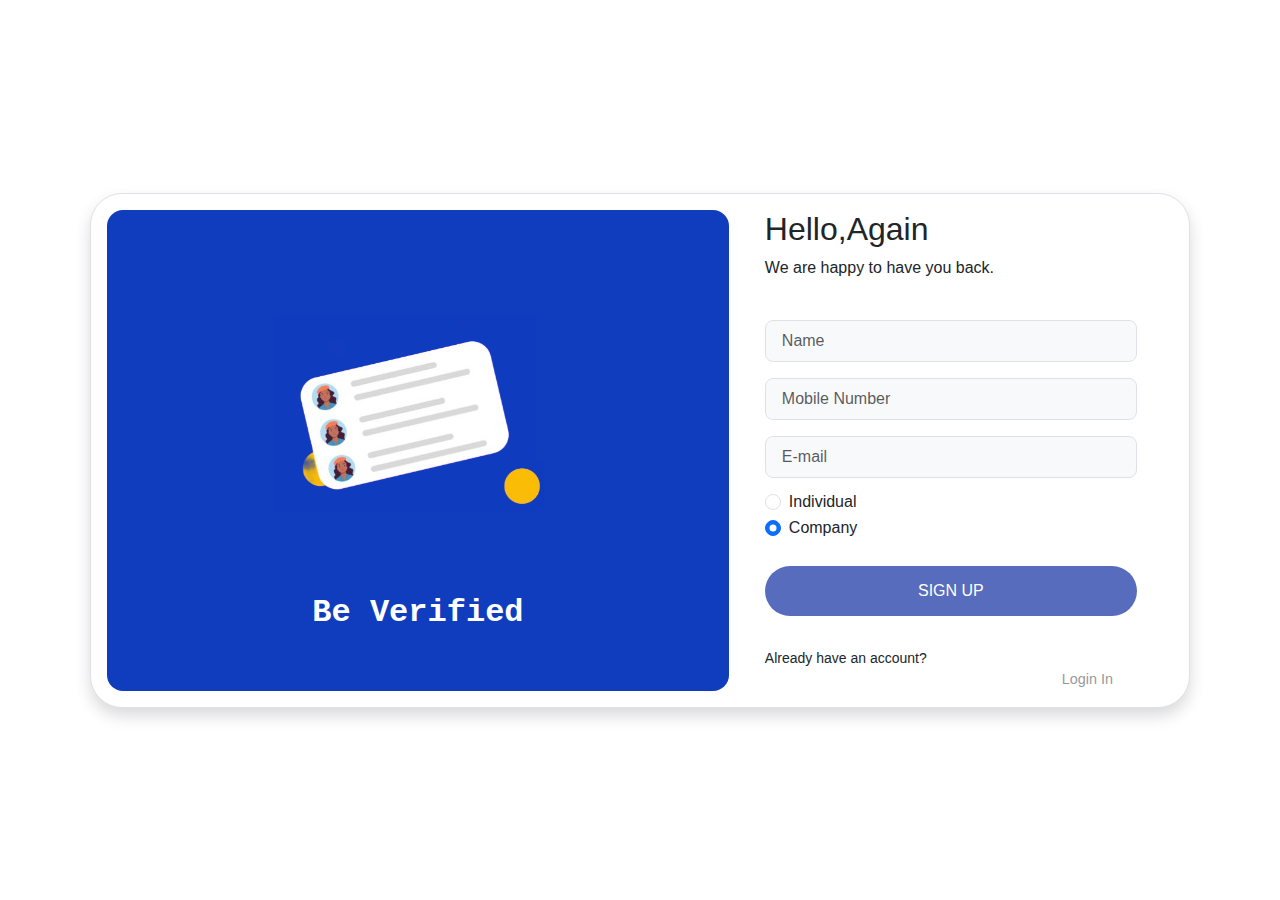
<file: signup.html>
<!DOCTYPE html>
<html lang="en">

<head>
    <meta charset="UTF-8">
    <meta http-equiv="X-UA-Compatible" content="IE=edge">
    <meta name="viewport" content="width=device-width, initial-scale=1.0">
    <link rel="icon" href="assets/images/favicon-s.jpg">
    <!-- Latest compiled and minified CSS -->
    <link href="https://cdn.jsdelivr.net/npm/bootstrap@5.3.0/dist/css/bootstrap.min.css" rel="stylesheet">

    <!-- Latest compiled JavaScript -->
    <script src="https://cdn.jsdelivr.net/npm/bootstrap@5.3.0/dist/js/bootstrap.bundle.min.js"></script>
    <link rel="stylesheet" href="style.css">

    <title>Login</title>
</head>

<body>

    <!----------------------- Main Container -------------------------->

    <div class="container d-flex justify-content-center align-items-center min-vh-100">

        <!----------------------- Login Container -------------------------->

        <div class="row border rounded-5 p-3 bg-white shadow box-area">

            <!--------------------------- Left Box ----------------------------->

            <div class="col-md-7 rounded-4 d-flex justify-content-center align-items-center flex-column left-box" style="background: #103cbe;">
                <div class="featured-image mb-3 text-center">
                    <img src="assets/images/loginimgs.png" class="img-fluid" style="width:450px;">
                </div>
                <p class="text-white fs-2" style="font-family: 'Courier New', Courier, monospace; font-weight: 600;">Be Verified</p>
                <!-- <small class="text-white text-wrap text-center" style="width: 17rem;font-family: 'Courier New', Courier, monospace;">We are happy to have you back.</small> -->
            </div>

            <!-------------------- ------ Right Box ---------------------------->

            <div class="col-md-5 right-box">
                <div class="row align-items-center px-4">
                    <div class="header-text mb-4">
                        <h2>Hello,Again</h2>
                        <p>We are happy to have you back.</p>
                    </div>
                    <div class="input-group mb-3">
                        <input type="text" class="form-control form-control-lg bg-light fs-6" placeholder="Name">
                    </div>
                    <div class="input-group mb-3">
                        <input type="number" class="form-control form-control-lg bg-light fs-6" maxlength="10" placeholder="Mobile Number">
                    </div>
                    <div class="input-group mb-1">
                        <input type="email" class="form-control form-control-lg bg-light fs-6" placeholder="E-mail">
                    </div>
                    <div class="my-2">
                        <div class="form-check">
                            <input class="form-check-input" type="radio" name="flexRadioDefault" id="flexRadioDefault1">
                            <label class="form-check-label" for="flexRadioDefault1">
                               Individual
                        </label>
                        </div>
                        <div class="form-check">
                            <input class="form-check-input" type="radio" name="flexRadioDefault" id="flexRadioDefault2" checked>
                            <label class="form-check-label" for="flexRadioDefault2">
                          Company
                        </label>
                        </div>
                    </div>
                    <div class="input-group mb-3">
                        <button class="btn btn-lg btn-primary w-100 fs-6">Sign Up</button>
                    </div>
                    <div class="row">
                        <small>Already have an account? <a href="login-page.html">Login In</a></small>
                    </div>
                </div>
            </div>

        </div>
    </div>

</body>

</html>
</file>
<file: style.css>
* {
    padding: 0;
    margin: 0;
    box-sizing: border-box;
}

body {
    font-family: 'Poppins', sans-serif;
    overflow: hidden;
}

.wave {
    position: fixed;
    bottom: 0;
    left: 0;
    height: 100%;
    z-index: -1;
}

.container {
    width: 100vw;
    height: 100vh;
    display: grid;
    grid-template-columns: repeat(2, 1fr);
    grid-gap: 7rem;
    padding: 0 2rem;
}

.img {
    display: flex;
    justify-content: flex-end;
    align-items: center;
}

.login-content {
    display: flex;
    justify-content: flex-start;
    align-items: center;
    text-align: center;
}

.img img {
    width: 500px;
}

form {
    width: 360px;
}

.login-content img {
    height: 50px;
}

.login-content h2 {
    margin: 15px 0;
    color: #333;
    text-transform: uppercase;
    font-size: 2.9rem;
}

.login-content .input-div {
    position: relative;
    display: grid;
    grid-template-columns: 7% 93%;
    margin: 25px 0;
    padding: 5px 0;
    border-bottom: 2px solid #d9d9d9;
}

.login-content .input-div.one {
    margin-top: 0;
}

.i {
    color: #d9d9d9;
    display: flex;
    justify-content: center;
    align-items: center;
}

.i i {
    transition: .3s;
}

.form-div {
    margin-top: 50px;
}

.input-div>div {
    position: relative;
    height: 45px;
}

.input-div>div>h5 {
    position: absolute;
    left: 10px;
    top: 50%;
    transform: translateY(-50%);
    color: #999;
    font-size: 18px;
    transition: .3s;
}

.input-div:before,
.input-div:after {
    content: '';
    position: absolute;
    bottom: -2px;
    width: 0%;
    height: 2px;
    background-color: #576CBC;
    transition: .4s;
}

.input-div:before {
    right: 50%;
}

.input-div:after {
    left: 50%;
}

.input-div.focus:before,
.input-div.focus:after {
    width: 50%;
}

.input-div.focus>div>h5 {
    top: -5px;
    font-size: 15px;
}

.input-div.focus>.i>i {
    color: #576CBC;
}

.input-div>div>input {
    position: absolute;
    left: 0;
    top: 0;
    width: 100%;
    height: 100%;
    border: none;
    outline: none;
    background: none;
    padding: 0.5rem 0.7rem;
    font-size: 1.2rem;
    color: #555;
    font-family: 'poppins', sans-serif;
}

.input-div.pass {
    margin-bottom: 4px;
}

a {
    display: block;
    text-align: right;
    text-decoration: none;
    color: #999;
    font-size: 0.9rem;
    transition: .3s;
}

a:hover {
    color: #576CBC;
}

.btn {
    display: block;
    width: 100%;
    height: 50px;
    border-radius: 25px;
    outline: none;
    border: none;
    /* background-image: linear-gradient(to right, #32be8f, #576CBC, #32be8f); */
    background-color: #576CBC;
    background-size: 200%;
    font-size: 1.2rem;
    color: #fff;
    font-family: 'Poppins', sans-serif;
    text-transform: uppercase;
    margin: 1rem 0;
    cursor: pointer;
    transition: .5s;
}

.btn:hover {
    background-position: right;
}

@media screen and (max-width: 1050px) {
    .container {
        grid-gap: 5rem;
    }
}

@media screen and (max-width: 1000px) {
    form {
        width: 290px;
    }
    .login-content h2 {
        font-size: 2.4rem;
        margin: 8px 0;
    }
    .img img {
        width: 400px;
    }
}

@media screen and (max-width: 900px) {
    .container {
        grid-template-columns: 1fr;
    }
    .img {
        display: none;
    }
    .wave {
        display: none;
    }
    .login-content {
        justify-content: center;
    }
}
</file>
